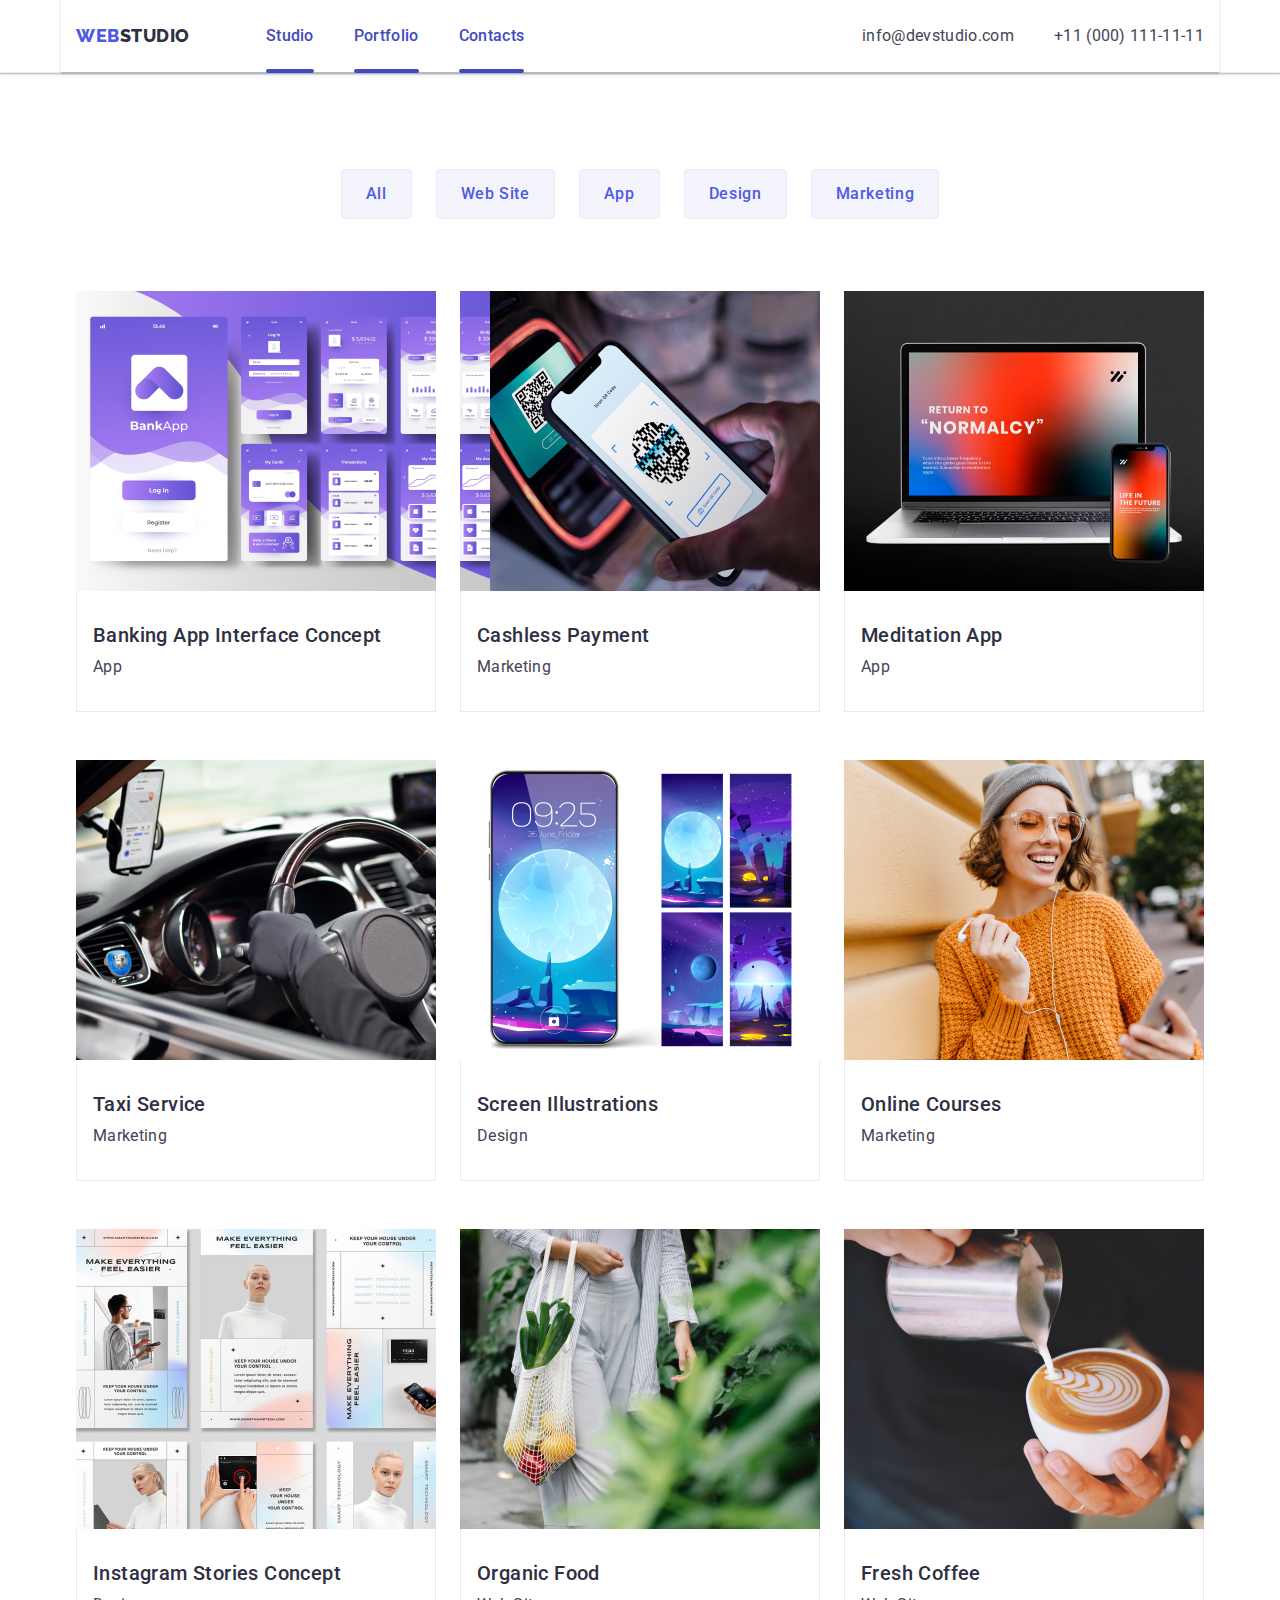
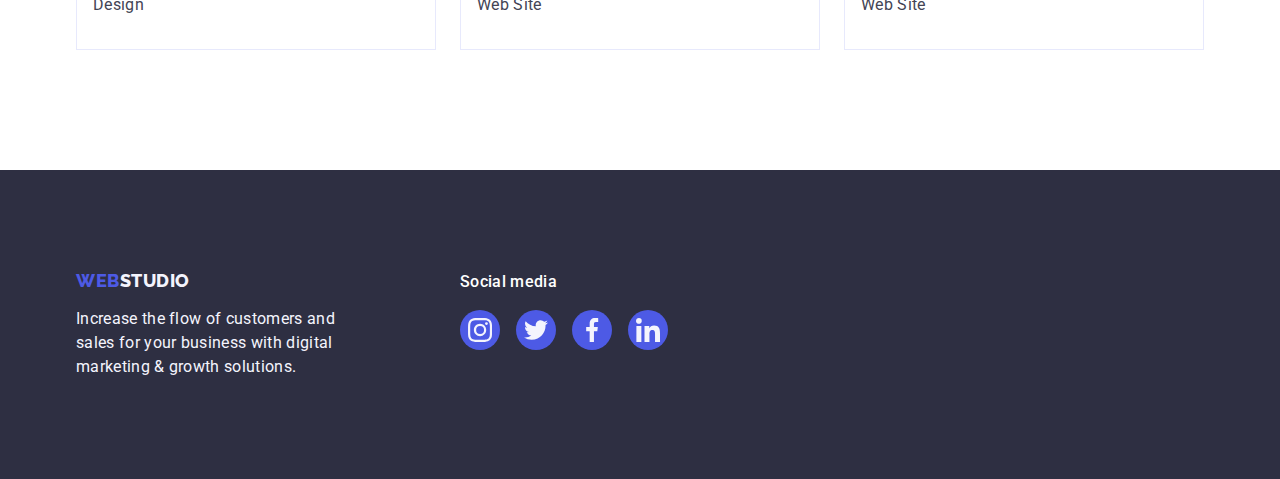
<file: portfolio.html>
<!DOCTYPE html>
<html lang="en">
  <head>
    <meta charset="utf-8" />
    <link rel="preconnect" href="https://fonts.googleapis.com" />
    <link rel="preconnect" href="https://fonts.gstatic.com" crossorigin />
    <link
      href="https://fonts.googleapis.com/css2?family=Montserrat:wght@400;700&family=Raleway:wght@800&family=Roboto:wght@400;500;700;900&display=swap"
      rel="stylesheet"
    />
    <!-- Normalize -->
    <link
      rel="stylesheet"
      href="https://cdn.jsdelivr.net/npm/modern-normalize@2.0.0/modern-normalize.min.css"
    />

    <!-- Custom styles -->
    <link rel="stylesheet" href="./css/styles.css" />
    <title>portfolio</title>
  </head>
  <!--  -->
  <!--  -->

  <body>
    <!-- header -->

    <header class="header">
      <div class="header-container container">
        <nav class="header-nav">
          <a class="logo link" href="./index.html"
            >Web<span class="logo-dark">Studio</span>
          </a>

          <ul class="header-nav-list list">
            <li class="header-nav-list-item">
              <a class="header-nav-list-item-link link" href="./index.html"
                >Studio</a
              >
            </li>
            <li class="header-nav-list-item">
              <a class="header-nav-list-item-link link" href="./portfolio.html"
                >Portfolio</a
              >
            </li>
            <li class="header-nav-list-item">
              <a class="header-nav-list-item-link link" href="./contacts.html">Contacts</a>
            </li>
          </ul>
        </nav>
        <address class="address">
          <ul class="address-list list">
            <li class="address-list-item">
              <a class="address-list-item-link link" href="mailto:info@devstudio.com"
                >info@devstudio.com</a
              >
            </li>
            <li class="address-list-item">
              <a class="address-list-item-link link" href="tel:+110001111111"
                >+11 (000) 111-11-11</a
              >
            </li>
          </ul>
        </address>
      </div>
    </header>

    <!-- main -->
    <main class="main">
      <!-- Buttons -->
      <section class="main-buttons section">
        <div class="container">
          <h1 class="visually-hidden">Lorem, ipsum.</h1>

          <ul class="main-buttons-list list">
            <li class="main-buttons-list-item">
              <button class="main-buttons-list-item-sec" type="button">
                All
              </button>
            </li>
            <li class="main-buttons-list-item">
              <button class="main-buttons-list-item-sec" type="button">
                Web Site
              </button>
            </li>
            <li class="main-buttons-list-item">
              <button class="main-buttons-list-item-sec" type="button">
                App
              </button>
            </li>
            <li class="main-buttons-list-item">
              <button class="main-buttons-list-item-sec" type="button">
                Design
              </button>
            </li>
            <li class="main-buttons-list-item">
              <button class="main-buttons-list-item-sec" type="button">
                Marketing
              </button>
            </li>
          </ul>

          <!-- Tmbl -->

          <ul class="main-tmbl-list list card-set">
            <li class="main-tmbl-list-item card-set-item">
              
                <a class="tmbl-link-img link" href="#">
                  <div class="tmbl-box">
                    <img class="tmbl-img"
                      src="./images/tmb/img1.jpg"
                      alt="Banking app"
                      width="360"
                      height="300"
                    />
                    <p class="tmbl-overlay-text">14 Stylish and User-Friendly App Design Concepts · Task Manager App · Calorie Tracker App · Exotic Fruit Ecommerce App · Cloud Storage App</p>
                  </div>
              
                <div class="tmbl-div">
                  <h2 class="main-tmbl-list-item-title">
                    Banking App Interface Concept
                  </h2>
                  <p class="main-tmbl-list-item-text">App</p>
                </div>
              </a>
            </li>

            <li class="main-tmbl-list-item card-set-item">
              
                <a class="tmbl-link-img link" href="#">
                  <div class="tmbl-box">
                    <img class="tmbl-img"
                      src="./images/tmb/img2.jpg"
                      alt="Cashless Payment"
                      width="360"
                      height="300"
                    />
                    <p class="tmbl-overlay-text">14 Stylish and User-Friendly App Design Concepts · Task Manager App · Calorie Tracker App · Exotic Fruit Ecommerce App · Cloud Storage App</p>
                  </div>
              
                <div class="tmbl-div">
                  <h2 class="main-tmbl-list-item-title">Cashless Payment</h2>
                  <p class="main-tmbl-list-item-text">Marketing</p>
                </div>
              </a>
            </li>

            <li class="main-tmbl-list-item card-set-item">
              
                <a class="tmbl-link-img link" href="#">
                  <div class="tmbl-box">
                    <img class="tmbl-img"
                      src="./images/tmb/img3.jpg"
                      alt="Laptop and phone"
                      width="360"
                      height="300"
                    />
                    <p class="tmbl-overlay-text">14 Stylish and User-Friendly App Design Concepts · Task Manager App · Calorie Tracker App · Exotic Fruit Ecommerce App · Cloud Storage App</p>
                  </div>
              
                <div class="tmbl-div">
                  <h2 class="main-tmbl-list-item-title">Meditation App</h2>
                  <p class="main-tmbl-list-item-text">App</p>
                </div>
              </a>
            </li>

            <li class="main-tmbl-list-item card-set-item">
              
                <a class="tmbl-link-img link" href="#">
                  <div class="tmbl-box">
                    <img class="tmbl-img"
                      src="./images/tmb/img4.jpg"
                      alt="Taxi"
                      width="360"
                      height="300"
                    />
                    <p class="tmbl-overlay-text">14 Stylish and User-Friendly App Design Concepts · Task Manager App · Calorie Tracker App · Exotic Fruit Ecommerce App · Cloud Storage App</p>
                  </div>
              
                <div class="tmbl-div">
                  <h2 class="main-tmbl-list-item-title">Taxi Service</h2>
                  <p class="main-tmbl-list-item-text">Marketing</p>
                </div>
              </a>
            </li>

            <li class="main-tmbl-list-item card-set-item">
              
                <a class="tmbl-link-img link" href="#">
                  <div class="tmbl-box">
                    <img class="tmbl-img"
                      src="./images/tmb/img5.jpg"
                      alt="phones screens"
                      width="360"
                      height="300"
                    />
                    <p class="tmbl-overlay-text">14 Stylish and User-Friendly App Design Concepts · Task Manager App · Calorie Tracker App · Exotic Fruit Ecommerce App · Cloud Storage App</p>
                  </div>
              
                <div class="tmbl-div">
                  <h2 class="main-tmbl-list-item-title">Screen Illustrations</h2>
                  <p class="main-tmbl-list-item-text">Design</p>
                </div>
              </a>
            </li>

            <li class="main-tmbl-list-item card-set-item">
              
                <a class="tmbl-link-img link" href="#">
                  <div class="tmbl-box">
                    <img class="tmbl-img"
                      src="./images/tmb/img6.jpg"
                      alt="girl in orange"
                      width="360"
                      height="300"
                    />
                    <p class="tmbl-overlay-text">14 Stylish and User-Friendly App Design Concepts · Task Manager App · Calorie Tracker App · Exotic Fruit Ecommerce App · Cloud Storage App</p>
                  </div>
                <div class="tmbl-div">
                  <h2 class="main-tmbl-list-item-title">Online Courses</h2>
                  <p class="main-tmbl-list-item-text">Marketing</p>
                </div>
              </a>
            </li>

            <li class="main-tmbl-list-item card-set-item">
              
                <a class="tmbl-link-img link" href="#">
                  <div class="tmbl-box">
                    <img class="tmbl-img"
                      src="./images/tmb/img7.jpg"
                      alt="screenshots Insta"
                      width="360"
                      height="300"
                    />
                    <p class="tmbl-overlay-text">14 Stylish and User-Friendly App Design Concepts · Task Manager App · Calorie Tracker App · Exotic Fruit Ecommerce App · Cloud Storage App</p>
                  </div>
                <div class="tmbl-div">
                  <h2 class="main-tmbl-list-item-title">
                    Instagram Stories Concept
                  </h2>
                  <p class="main-tmbl-list-item-text">Design</p>
                </div>
              </a>
            </li>

            <li class="main-tmbl-list-item card-set-item">
              <a class="tmbl-link-img link" href="#">
                <div class="tmbl-box">
                  <img class="tmbl-img"
                    src="./images/tmb/img8.jpg"
                    alt="woman with food"
                    width="360"
                    height="300"
                  />
                  <p class="tmbl-overlay-text">14 Stylish and User-Friendly App Design Concepts · Task Manager App · Calorie Tracker App · Exotic Fruit Ecommerce App · Cloud Storage App</p>
                </div>
                <div class="tmbl-div">
                  <h2 class="main-tmbl-list-item-title">Organic Food</h2>
                  <p class="main-tmbl-list-item-text">Web Site</p>
                </div>
              </a>
            </li>

            <li class="main-tmbl-list-item card-set-item">
              <a class="tmbl-link-img link" href="#">
                <div class="tmbl-box">
                  <img class="tmbl-img"
                    src="./images/tmb/img9.jpg"
                    alt="cup of coffe with cream"
                    width="360"
                    height="300"
                  />
                  <p class="tmbl-overlay-text">14 Stylish and User-Friendly App Design Concepts · Task Manager App · Calorie Tracker App · Exotic Fruit Ecommerce App · Cloud Storage App</p>
                </div>
                <div class="tmbl-div">
                  <h2 class="main-tmbl-list-item-title">Fresh Coffee</h2>
                  <p class="main-tmbl-list-item-text">Web Site</p>
                </div>
              </a>
            </li>
          </ul>
        </div>
      </section>
    </main>
    <!-- footer -->
     <footer class="footer">
      <div class="footer-container container">
        <div class="footer-logo-wrapper">
          <a class="footer-logo link" href="./index.html"
            >Web<span class="logo-light">Studio</span>
          </a>
          <p class="footer-text">
            Increase the flow of customers and sales for your business with
            digital marketing & growth solutions.
          </p>
        </div>
        <div class="footer-social-media">
          <p class="social-media-text">Social media</p>
          <ul class="footer-social-media-list list">
            <li class="footer-social-media-item">
              <a class="footer-social-media-link link" href="https://www.instagram.com/">
                        <svg class="social-link-svg" width="24" height="24">
                     <use href="./images/icons.svg#icon-instagram-2"></use></svg>
                        </a>
            </li>
            <li class="footer-social-media-item">
              <a class="footer-social-media-link link" href="https://www.twitter.com/">
                        <svg class="social-link-svg" width="24" height="24">
                     <use href="./images/icons.svg#icon-twitter-1"></use></svg>
                     </a>
            </li>
            <li class="footer-social-media-item">
              <a class="footer-social-media-link link" href="https://www.facebook.com/">
                        <svg class="social-link-svg" width="24" height="24">
                     <use href="./images/icons.svg#icon-facebook-1"></use></svg>
                     </a>
            </li>
            <li class="footer-social-media-item">
              <a class="footer-social-media-link link" href="https://www.linkedin.com/">
                        <svg class="social-link-svg" width="24" height="24">
                     <use href="./images/icons.svg#icon-linkedin-1"></use></svg>
                     </a>
            </li>
          </ul>
        </div>
      </div>
    </footer>
  </body>
</html>
</file>
<file: css/styles.css>
:root {
        /* Fonts */
        --secondary-font: "Raleway", sans-serif;
        /* Colors */
        --primary-black-color: #212121;
        --iris: #4d5ae5;
        --slate: #434455;
        --cloud: #F4F4FD;
        --ocean: #404BBF;
        --light-slate: #8E8F99;
        
        /* Background colors */
        --primary-white-color: #ffffff;
        --navyblue: #2E2F42;
        --cornflower: #E7E9FC;
        /* Others */
                --items: 3;
                --indent: 24px;
}

  

*,
*::before,
*::after {
        box-sizing: border-box;
}

/**
  |============================
  | Base styles
  |============================
*/

body {
        font-family: 'Roboto', sans-serif;
        color: var(--slate);
        /*width: 1440px;*/
        background-color: var(--primary-white-color);
        margin: 0;
}

/*reset start*/
h1,
h2,
h3,
h4,
h5,
h6,
p {
        margin: 0;
}

.link {
        text-decoration: none;
        color: currentColor;
}

.list {
        list-style: none;
        padding: 0;
        margin: 0;
}

/* Гумові картинки */
img {
        display: block;
        max-width: 100%;
        height: auto;
}

button {
        font-family: inherit;
        cursor: pointer;
}

/*reset end*/

/*
-------------------------
-------------------------
*/

.link:hover {
        color: var(--ocean);
}

.link:focus {
        color: var(--ocean);
}


.section {
        padding-top: 60px;
        padding-bottom: 60px;
}

.container {
        width: 1158px;
        margin-left: auto;
        margin-right: auto;
        padding-left: 15px;
        padding-right: 15px;

        /*
        max-width: 1158px;
                margin: 0 auto;
                padding: 0 15px; 
                */

        /* outline: 2px solid red;
  outline-offset: -2px; */
}

.section-title {
        width: 412px;
        margin: 0 auto;
        margin-bottom: 50px;

        font-weight: 600;
        font-size: 24px;
        line-height: 1.17;
        text-align: center;
        letter-spacing: -0.03em;
        text-transform: uppercase;
        color: var(--primary-cl);
}

.section-title-accent {
        color: var(--accent-cl);
}

.btn {
        min-width: 144px;
        min-height: 45px;
        padding: 14px 40px;
        font-weight: 600;
        font-size: 14px;
        line-height: 1.21;
        color: var(--light-cl);
        background-color: transparent;
        border: 1px solid transparent;
        border-radius: 100px;
}


.btn-dark:hover,
.btn-dark:focus {
        color: var(--light-cl);
        background-color: var(--accent-cl);
}
/**
  |============================
  | Card set
  |============================
*/
.card-set {
  display: flex;
  flex-wrap: wrap;
  row-gap: 24px;
  column-gap: var(--indent);
}
.card-set-item {
  flex-basis: calc((100% - var(--indent) * (var(--items) - 1)) / var(--items));
}


.visually-hidden {
        position: absolute;
                width: 1px;
                height: 1px;
                margin: -1px;
                border: 0;
                padding: 0;
                white-space: nowrap;
                clip-path: inset(100%);
                clip: rect(0 0 0 0);
                overflow: hidden;  
}

/**
  |============================
  | Header styles
  |============================
*/
.header {
        border-bottom: 1px solid var(--cornflower);
        box-shadow: 0px 2px 1px rgba(46, 47, 66, 0.08), 0px 1px 1px rgba(46, 47, 66, 0.16), 0px 1px 6px rgba(46, 47, 66, 0.08);
}


.logo {
        display: flex;
                align-items: center;
                margin-right: 76px;
                        padding-top: 24px;
                        padding-bottom: 24px;

        font-family: "Raleway", sans-serif;
        color: var(--iris);
        font-size: 18px;
        font-weight: 800;
        line-height: 1.17;
        letter-spacing: 0.03em;
        text-transform: uppercase;
        
        
}

.logo-dark {
        font-family: "Raleway", sans-serif;
        color: var(--navyblue);
        text-transform: uppercase
}

.logo-light {
        font-family: "Raleway", sans-serif;
        color: var(--cloud);
        text-transform: uppercase
}

.header-container {
display: flex;
align-items: center;
box-shadow: 0px 2px 1px rgba(46, 47, 66, 0.08), 0px 1px 1px rgba(46, 47, 66, 0.16), 0px 1px 6px rgba(46, 47, 66, 0.08);
}

.header-nav {
        display: flex;
        align-items: center;
       /* padding: 24px 0;*/
}

.header-nav-list {
       
        display: flex;
        align-items: center;
        gap: 40px;
        /*padding: 24px 0;*/
        /*transition: color 250ms cubic-bezier(0.4, 0, 0.2, 1);*/
        


}

.header-nav-list-item {
       /* color: var(--ocean);
                transition: 250ms cubic-bezier(0.4, 0, 0.2, 1);*/
        
        /*padding: 24px 0; */
}

.header-nav-list-item-link {
        display: inline-block;
        position: relative;
        padding: 24px 0;
        transition: color 250ms cubic-bezier(0.4, 0, 0.2, 1);

        /*padding-right: 76px;*/

       /* color: var(--navyblue);*/
color: var(--ocean);
                font-size: 16px;
                font-weight: 500;
                line-height: 1.5;
                letter-spacing: 0.02em;

                
}

.header-nav-list-item-link::after {
        content: "";
                position: absolute;
                /*bottom: 20px;*/
                bottom: -1px;
                left: 0;
        
                width: 100%;
                height: 4px;
                background-color: var(--ocean);
                border-radius: 2px;
                /*background-color: #fff;*/
                /*border-radius: 4px;*/
                
}


.header-nav-list-item-link:focus {
        color: var(--ocean);
       /* text-decoration: underline;*/
}
.header-nav-list-item-link:hover {
        color: var(--ocean);
        /*text-decoration: underline;*/
}


.address {
        /*display: flex;
        align-items: center;*/
        margin-left: auto;
        /*transition: color 250ms cubic-bezier(0.4, 0, 0.2, 1);*/
}
.address-list {
       display: flex;
        /*justify-content: center;*/
        align-items: center;

        gap: 40px;
        /*padding: 24px 0;*/
        
        /*
        padding-top: 24px;
        padding-bottom: 24px;
        */
}

.address-list-item {  
/*padding: 24px 0;*/
}

.address-list-item-link {
        display: inline-block;
        /*justify-content: center;*/
                align-items: center;
                padding: 24px 0;

                color: var(--slate);
                        font-size: 16px;
                        font-style: normal;
                        line-height: 1.5;
                        letter-spacing: 0.02em;

                        transition: color 250ms cubic-bezier(0.4, 0, 0.2, 1);

}
.address-list-item-link:focus {
        color: var(--ocean);
        text-decoration: underline;
}
.address-list-item-link:hover {
        color: var(--ocean);
        text-decoration: underline;
}

.main {}
/**
  |============================
  | Hero styles
  |============================
*/
.main-hero {
       /*width: 1440px;
        height: 600px;*/
        max-width: 1440px;
        padding: 188px 0;
        background-color: var(--navyblue);

        background-image: linear-gradient(rgba(46, 47, 66, 0.7), rgba(46, 47, 66, 0.7)), url(../images/people-office-1.jpg);
        background-repeat: no-repeat;
        background-position: center;
        background-size: cover;
       /* padding: 188px 472px 292px;
        padding-bottom: ; */
}
.main-hero-container {
       /* padding-top: 188px;*/
padding-right: auto;
padding-left: auto;
/*padding-bottom: 188px;*/
/*padding-bottom: ;
background-color: ;*/
}

.main-hero-title {

        
         max-width: 496px;
         
        font-family: "Roboto", sans-serif;
        color: var(--primary-white-color);
        text-align: center;
        font-size: 56px;
        font-weight: 700;
        line-height: 1.07;
        letter-spacing: 0.02em;
        
        /*padding-top: 188px;*/
        /*padding: 0 auto;*/

        margin: 0 auto;
        margin-bottom: 48px;
}

.main-hero-button {
        display: block;
        font-family: "Roboto", sans-serif;
        background-color: var(--iris);
        color: var(--primary-white-color);
        font-size: 16px;
        font-weight: 500;
        line-height: 1.5;
        letter-spacing: 0.04em;
        cursor: pointer;
        border: none;
        border-radius: 4px;
        min-width: 169px;
        height: 56px;

        padding: 16px 32px;
        margin: 0 auto;
       /* margin-bottom: 188px;*/
       transition: background-color 250ms cubic-bezier(0.4, 0, 0.2, 1);
}

.main-hero-button:hover {
        background-color: var(--ocean);
}

.main-hero-button:focus {
        background-color: var(--ocean);
}

.main-skills {
        padding: 120px 0;
}


.main-skills-list {}

.main-skills-list-item {
        --items: 4;
}
.main-skills-list-wrapper {

}

.main-skills-list-svg {

        display: flex;
        align-items: center;
        justify-content: center;

        width: 264px;
        height: 112px;


        border-radius: 4px;

        /*border: 1px solid rgba(255, 255, 255, 0,5);*/
       background-color: var(--cloud);
       cursor: pointer;

        margin-bottom: 8px;
}

.skill-list-svg {

      /* display: inline-flex;
                align-items: center;
                justify-content: center;*/
        
                width: 64px;
                height: 64px;
                padding-top: 24px;
                margin-bottom: 24px;

}

.main-skills-list-item-title {
        color: var(--navyblue);
        font-size: 20px;
        font-weight: 500;
        line-height: 1.2;
        letter-spacing: 0.02em;
        margin-bottom: 8px;
}

.main-skills-list-item-text {
        color: var(--slate);
        font-size: 16px;
        line-height: 1.5;
        letter-spacing: 0.02em;
}
/**
|============================
| Doing styles
|============================
  */
.main-doing {
        padding-bottom: 120px;
}

.main-doing-title {
        color: var(--navyblue);
        text-align: center;
        font-size: 36px;
        font-weight: 700;
        line-height: 1.11;
        letter-spacing: 0.02em;
        text-transform: capitalize;
        margin-bottom: 72px;
}

.main-doing-list {}

.main-doing-list-item {}

/**
|============================
| Team styles 
|============================
*/

.main-team {
        background-color: var(--cloud);
        padding: 120px 0;
        /*box-shadow: 0px 1px 6px rgba(46, 47, 66, 0.08),
                0px 1px 1px rgba(46, 47, 66, 0.16),
                0px 2px 1px rgba(46, 47, 66, 0.08);*/
}

.main-team-title {
        color: var(--navyblue);
        text-align: center;
        font-size: 36px;
        font-weight: 700;
        line-height: 1.11;
        letter-spacing: 0.02em;
        text-transform: capitalize;
        margin-bottom: 72px;
}

.main-team-list {}

.main-team-list-item {
        --items: 4;
        background-color: var(--primary-white-color);
border-radius: 0px 0px 4px 4px;

box-shadow: 0px 1px 6px rgba(46, 47, 66, 0.08),
                0px 1px 1px rgba(46, 47, 66, 0.16),
                0px 2px 1px rgba(46, 47, 66, 0.08);

    /**    padding: 0px 0px 32px 0px
        border-radius: 0px 0px 4px 4px
        box-shadow: 0px 2px 1px 0px #2E2F4214;
        box-shadow: 0px 1px 1px 0px #2E2F4229;
        box-shadow: 0px 1px 6px 0px #2E2F4214; */
}

.main-tmbl-list-item-subtitle {
        padding: 32px 0;
        border-radius: 0px 0px 4px 4px;

        /**border-radius: 0px 0px 4px 4px;
        box-shadow: 0px 2px 1px 0px #2E2F4214;
        box-shadow: 0px 1px 1px 0px #2E2F4229;
                box-shadow: 0px 1px 6px 0px #2E2F4214;*/

}

.main-team-list-item-title {
        color: var(--navyblue);
        text-align: center;
        font-size: 20px;
        font-weight: 500;
        line-height: 1.2;
        letter-spacing: 0.02em;
        margin-bottom: 8px
}


.main-team-list-item-text {
        color: var(--slate);
        text-align: center;
        font-size: 16px;
        line-height: 1.5;
        letter-spacing: 0.02em;
        margin-bottom: 8px;
}
/*.social-link-wrapper {
display: flex;
        align-items: center;
        justify-content: center;
}
**/

.team-social-link {
        display: flex;
                /*align-items: center;*/
                justify-content: center;
        
                gap: 24px;
        margin-bottom: 32px;
       /* transition: background-color 250ms cubic-bezier(0.4, 0, 0.2, 1);*/
}

.social-link-item {
       /* display: inline-flex;
        justify-content:space-between;*/
       width: 40px;  
        height: 40px;
       /* transition: background-color 250ms cubic-bezier(0.4, 0, 0.2, 1);*/
}

.social-network-link {
        display: flex;
        align-items: center;
        justify-content: center;
        transition: background-color 250ms cubic-bezier(0.4, 0, 0.2, 1);

        width: 100%;
        height: 100%;
        background-color: var(--iris);
        border-radius: 50%;


}

.social-network-link:hover,
.social-network-link:focus {
        background-color: var(--ocean);

}
.social-link-svg {
        fill: var(--cloud);
}

/**
|============================
| Customers styles 
|============================
**/

.customers {
        display: flex;
        background-color: var(--primary-white-color);
                padding: 120px 0
}

.customer-title {
        color: var(--navyblue);
                text-align: center;
                font-size: 36px;
                font-weight: 700;
                line-height: 1.11;
                letter-spacing: 0.02em;
                text-transform: capitalize;
                margin-bottom: 72px;
}

.cust-list {
        /*display: inline-flex;*/
        display: flex;
               /* align-items: center;
                justify-content: center;
              width: 168px;
                height: 88px;
                border-radius: 4px;
                border: 1px solid var(--light-slate);*/
                gap: 24px;
}
        
        

.cust-list-item {
        /*display: inline-flex;
        width: 168px;
                height: 88px;
                border-radius: 4px;
                border: 1px solid var(--light-slate);*/
        /*padding: 16px 32px;*/
/*display: inline-flex;
        align-items: center;
        justify-content: center;
        width: 168px;*/
        height: 88px;
        width: calc((100% - 120px) / 6);
        /*padding: 16px 32px;*/
        /*border-radius: 4px;
        border: 1px solid var(--light-slate);
        cursor: pointer;*/
}

.cust-link {
        display: flex;
        align-items: center;
        justify-content: center;
        color: var(--light-slate);
        transition: border-color 250ms cubic-bezier(0.4, 0, 0.2, 1),
                color 250ms cubic-bezier(0.4, 0, 0.2, 1);
        width: 100%;
        height: 100%;
        border-radius: 4px;
        border: 1px solid var(--light-slate);

}
.cust-link:focus, 
.cust-link:hover {
border-color: var(--ocean);
color: var(--ocean);
}

.cuctom-svg {

        /*fill: var(--light-slate);*/
      /*  display: inline-flex;
        align-items: center;
        justify-content: center;
                width: 168px;
                height: 88px;
                border-radius: 4px;
                border: 1px solid var(--light-slate);*/
/*padding: 16px 32px;*/
width: 104;
height: 56;
fill: currentColor;


}

.cuctom-svg:focus {
border: 1px solid var(--ocean);
}
/**
|============================
| Footer styles 
|============================
*/
.footer {
        padding-top: 100px;
        padding-bottom: 100px;
        background-color: var(--navyblue);
}
.footer-container {
        display: flex;
        align-items: baseline;
}
.footer-logo-wrapper {
margin-right: 120px
}

.footer-social-media {

}
.social-media-text {
        font-weight: 500;
        font-size: 16px;
        line-height: 1.5;
        letter-spacing: 0.02em;
        color: var(--primary-white-color);
        margin-bottom: 16px;
}
.footer-social-media-list {
        display: flex;
        gap: 16px;
}
.footer-social-media-item {
        width: 40px;
        height: 40px
}
.footer-social-media-link {
        display: flex;
        align-items: center;
        justify-content: center;
        transition: background-color 250ms cubic-bezier(0.4, 0, 0.2, 1);

        width: 100%;
        height: 100%;
        background-color: var(--iris);
        border-radius: 50%;
}

.footer-social-media-link:focus, 
.footer-social-media-link:hover {
background-color: #31d0aa;
}

.footer-logo {
        display: inline-block;
                margin-bottom: 16px;
                
                padding-left: 0;
                padding-right: auto;
        
                font-family: "Raleway", sans-serif;
                color: var(--iris);
                font-size: 18px;
                font-weight: 800;
                line-height: 1.17;
                letter-spacing: 0.03em;
                text-transform: uppercase;
}                
.logo-light {

        /*width: 115px;
        height: 21px;
        padding-top: 101.5px;
        padding-left: 156px;
                padding-right: auto;
                

                margin-bottom: 17.5px;*/
}
.footer-text {
        display: block;
        
       max-width: 264px;
        
        color: var(--cloud);
        font-size: 16px;
        line-height: 1.5;
        letter-spacing: 0.02em;
        
        padding-left: 0;
                padding-right: auto;
}

/**
|============================
| < !-- Modal window -->
|============================
*/
.backdrop {
        position: fixed;
        top: 0;
        left: 0;

        width: 100%;
        height: 100%;

        /*background-color: rgba(17, 17, 17, 0.40);*/
        background-color: rgba(46, 47, 66, 0.4);
        /*backdrop-filter: blur(1px);*/

       /* transition: opacity 300ms ease-out, visibility 300ms ease-out;*/
transition: opacity 250ms cubic-bezier(0.4, 0, 0.2, 1), visibility 250ms cubic-bezier(0.4, 0, 0.2, 1);


}

.backdrop.is-hidden {
        opacity: 0;
        pointer-events: none;
        visibility: hidden;
}

.modal {
        position: absolute;
        top: 50%;
        left: 50%;
        /*transform: translate(-50%, -50%) scale(1);*/
       /* transform: translateX(-50%) translateY(-50%);*/
        /*transform: translate(-50%, -50%);*/
        opacity: 1;

        width: 408px;
        min-height: 584px;
        background: #fcfcfc;

        box-shadow: 0px 1px 1px rgba(0, 0, 0, 0.14),
                0px 1px 3px rgba(0, 0, 0, 0.12),
                0px 2px 1px rgba(0, 0, 0, 0.2);

                border-radius: 4px;
                transition: transform 250ms cubic-bezier(0.4, 0, 0.2, 1);
        /*width: 517px;
        min-height: 794px;*/

       /* border-radius: 15px;*/
        /*background-color: white;*/

        /*transition: transform 150ms ease-in 300ms, opacity 150ms ease-in;**/
}

.backdrop.is-hidden .modal {
        transform: translate(-50%, -50%) scale(1);
        opacity: 0;


}

.modal-btn {
        position: absolute;
        top: 24px;
        right: 24px;

        width: 24px;
        height: 24px;
        border-radius: 50%;

        display: flex;
        align-items: center;
        justify-content: center;

        background-color: #e7e9fc;
        border: 1px solid rgba(0, 0, 0, 0.1);

        padding: 0;
        cursor: pointer;

        transition: background-color 250ms cubic-bezier(0.4, 0, 0.2, 1), border 250ms cubic-bezier(0.4, 0, 0.2, 1);

        /*background-color: transparent;*/
        /*border: none;*/
}

.modal:hover .modal-btn {
        background-color: var(--ocean);
        border: none;
}

.modal:hover .modal-btn {
        background-color: var(--ocean);
                border: none;
}
.modal-btn:hover .modal-btn-icon {

         /*background-color: var(--ocean);
         border: none;*/
        fill: #ffffff;
 }

.modal-btn:focus .modal-btn-icon {
        background-color: var(--ocean);
        border: none;
        fill: #ffffff;
}

.modal-btn-icon {
        transition: fill 250ms cubic-bezier(0.4, 0, 0.2, 1);
}
.modal-btn-icon:hover, 
.modal-btn-icon:focus {
        fill: #ffffff
}

/**
|============================
| Portpholio but styles 
|============================
*/

.main-buttons {
        padding-top: 96px;
        padding-bottom: 120px;


}

.main-buttons-list {
        display: flex;
        justify-content: center;
        gap: 24px;
        margin-bottom: 72px;

}


.main-buttons-list-item {
      /*  display: block;*/

}

.main-buttons-list-item-sec {
        /*display: block;*/
        font-family: "Roboto", sans-serif;
        color: var(--iris);
        text-align: center;
        font-size: 16px;
        font-weight: 500;
        line-height: 1.5;
        letter-spacing: 0.04em;
        background: var(--cloud);
        cursor: pointer;
        padding: 12px 24px;
        border: 1px solid var(--cornflower);
        border-radius: 4px;

        transition: color 250ms cubic-bezier(0.4, 0, 0.2, 1),
                background-color 250ms cubic-bezier(0.4, 0, 0.2, 1),
                border-color 250ms cubic-bezier(0.4, 0, 0.2, 1),
                box-shadow 250ms cubic-bezier(0.4, 0, 0.2, 1);
}

.main-buttons-list-item-sec:hover {
        color: #FFFFFF;
        background-color: #404BBF;
        border: 1px solid transparent;

       box-shadow: 0px 3px 1px rgba(0, 0, 0, 0.1), 0px 2px 1px rgba(0, 0, 0, 0.08), 0px 2px 2px rgba(0, 0, 0, 0.12);
}

.main-buttons-list-item-sec:focus {
        color: #FFFFFF;
        background-color: #404BBF;
        border: 1px solid transparent;

        box-shadow: 0px 3px 1px rgba(0, 0, 0, 0.1), 0px 2px 1px rgba(0, 0, 0, 0.08), 0px 2px 2px rgba(0, 0, 0, 0.12);
}

/**
|============================
| Portpholio tmbl styles 
|============================
*/

.main-tmbl {}


.main-tmbl-list {
        display: flex;
        flex-wrap: wrap;
        column-gap: 24px;
        row-gap: 48px;

}

.main-tmbl-list-item {}

.tmbl-div {
padding: 32px 16px;
border: 1px solid var(--cornflower);
border-top: none;
}
.tmbl-link-img {
        display: block;
        transition: box-shadow 250ms cubic-bezier(0.4, 0, 0.2, 1);
}
.tmbl-link-img:hover {
        box-shadow: 0px 1px 6px rgba(46, 47, 66, 0.08), 0px 1px 1px rgba(46, 47, 66, 0.16), 0px 2px 1px rgba(46, 47, 66, 0.08);
}
.tmbl-link-img:focus {
        box-shadow: 0px 1px 6px rgba(46, 47, 66, 0.08), 0px 1px 1px rgba(46, 47, 66, 0.16), 0px 2px 1px rgba(46, 47, 66, 0.08);
}

.tmbl-box {
        position: relative;
                overflow: hidden;
}
.tmbl-img {}
/*.tmbl-overlay {
        position: absolute;
                top: 0;
                left: 0;
                transform: translateY(100%);
                transition-property: transform;
                transition-duration: 1000ms;
                transition-timing-function: ease;
                transition-delay: 200ms;
        
                width: 100%;
                height: 100%;
        
                display: flex;
                align-items: center;
                justify-content: center;
                padding: 40px;
}*/
.tmbl-overlay-text {
        position: absolute;
        top: 0;
        font-size: 16px;
        line-height: 1.5;
        letter-spacing: 0.02em;
        color: var(--cloud);

        padding: 40px 32px;
        background-color: var(--iris);

        height: 100%;
        width: 100%;

        transform: translateY(100%);
        transition: transform 250ms cubic-bezier(0.4, 0, 0.2, 1);      
}

.main-tmbl-list-item:hover .tmbl-overlay-text {
        transform: translateY(0);
}
.main-tmbl-list-item:focus .tmbl-overlay-text {
        transform: translateY(0);
}
.tmbl-link-img:hover .tmbl-overlay-text {
        transform: translateY(0%)
}
.tmbl-link-img:focus .tmbl-overlay-text {
        transform: translateY(0%)
}

.main-tmbl-list-item-title {
        color: var(--navyblue);
        font-size: 20px;
        font-weight: 500;
        line-height: 1.2;
        letter-spacing: 0.02em;
        margin-bottom: 8px;
}

.main-tmbl-list-item-text {
        color: var(--slate);
        font-size: 16px;
        font-weight: 400;
        line-height: 1.5;
        letter-spacing: 0.02em;
}
</file>
